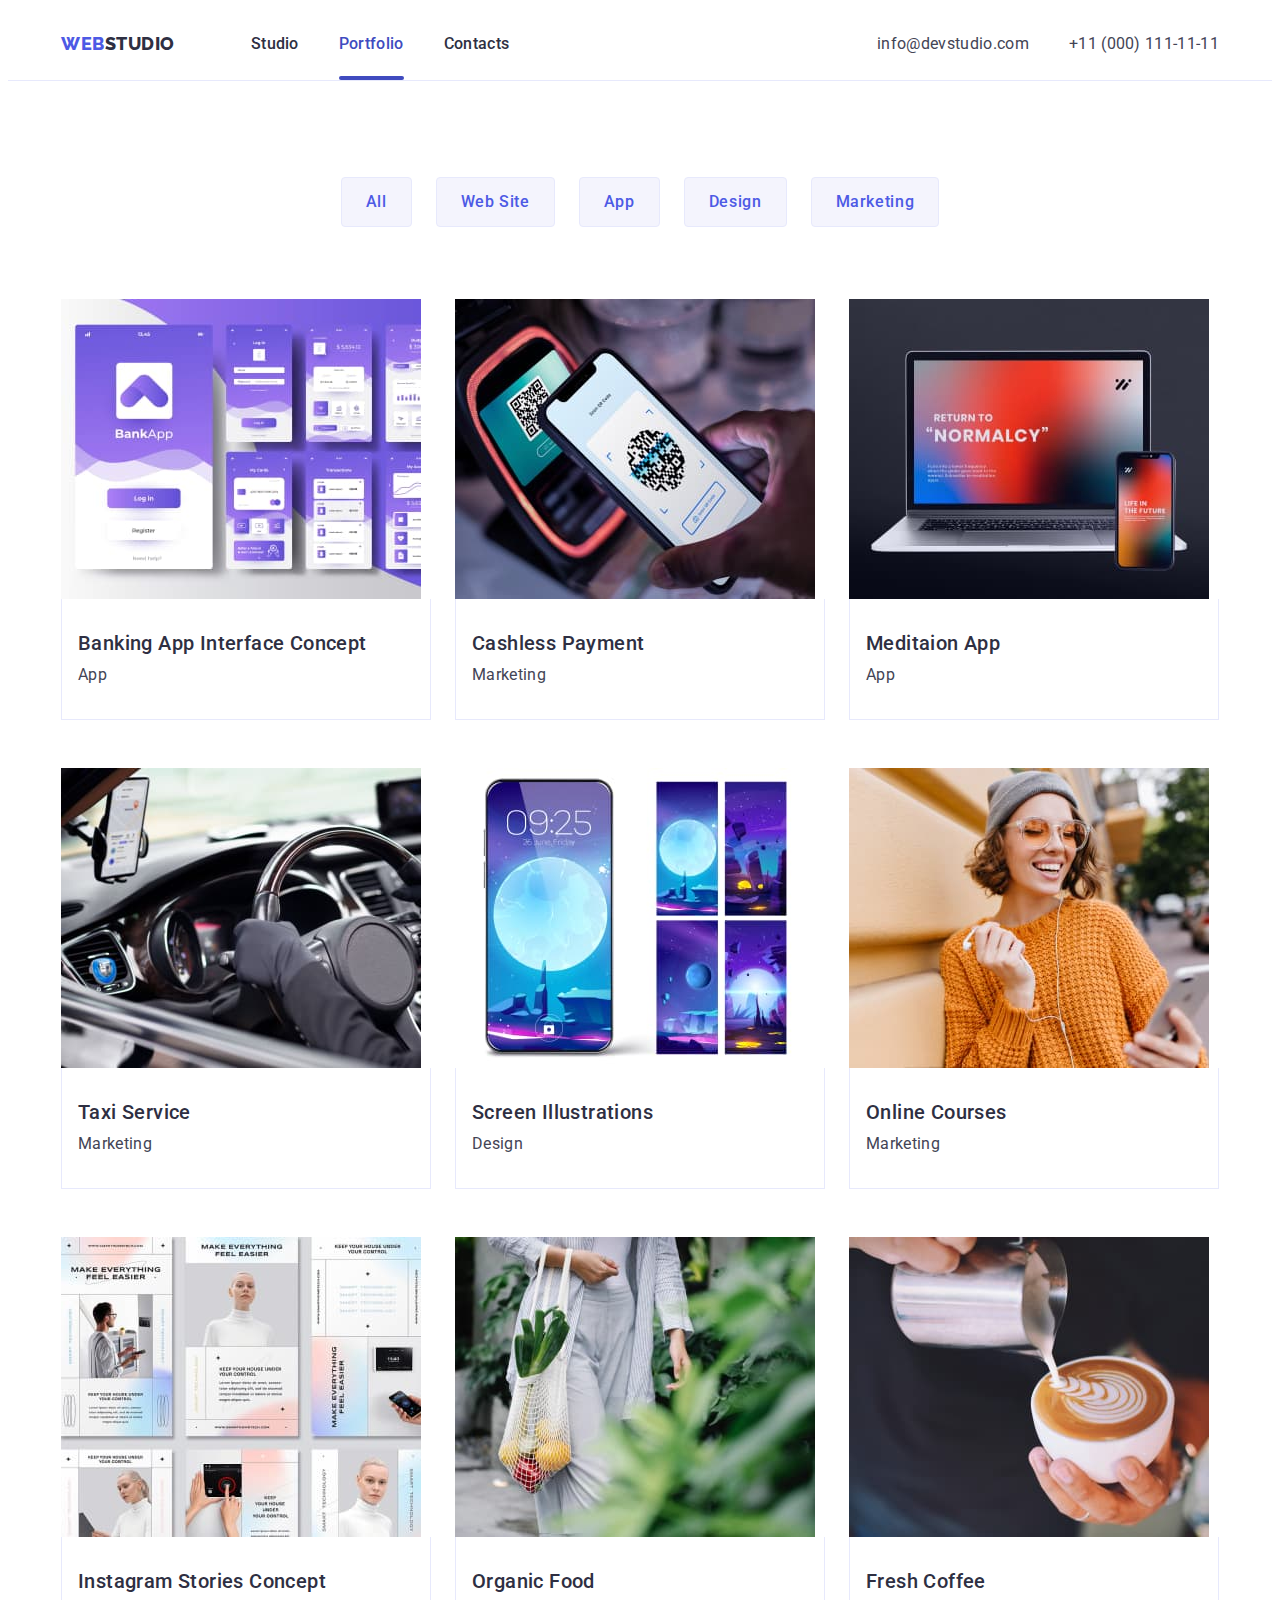
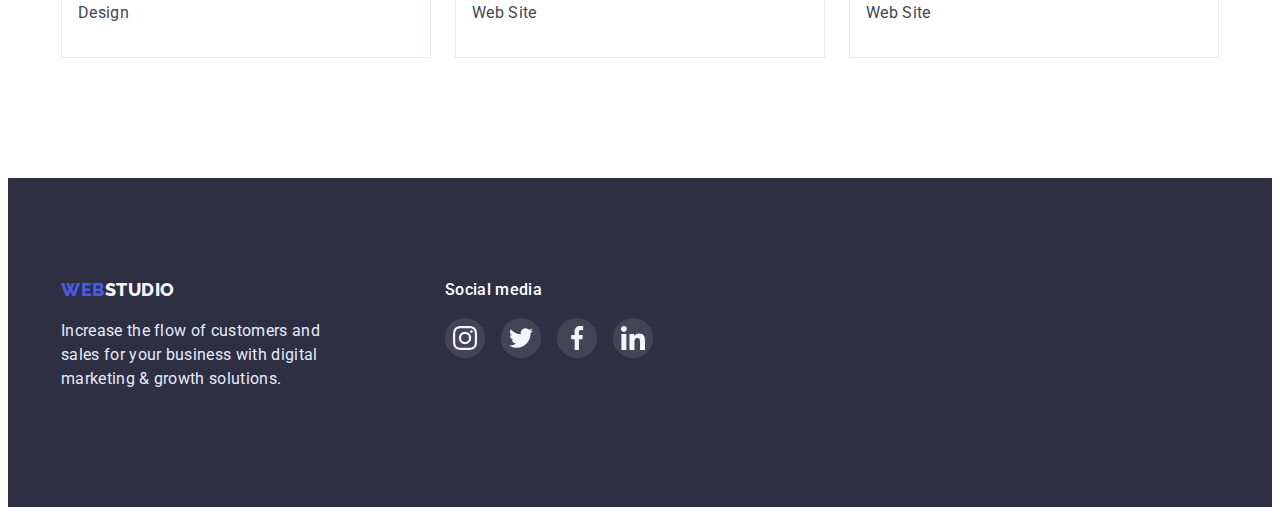
<file: portfolio.html>
<!DOCTYPE html>
<html lang="en">
<head>
    <meta charset="UTF-8">
    <meta http-equiv="X-UA-Compatible" content="IE=edge">
    <meta name="viewport" content="width=device-width, initial-scale=1.0">
    <title>Portfolio</title>
    <link rel="preconnect" href="https://fonts.googleapis.com">
    <link rel="preconnect" href="https://fonts.gstatic.com" crossorigin>
    <link href="https://fonts.googleapis.com/css2?family=Raleway:wght@700&family=Roboto:wght@400;500;700;900&display=swap" rel="stylesheet">
    <link rel="stylesheet" href="https://cdnjs.cloudflare.com/ajax/libs/modern-normalize/1.1.0/modern-normalize.min.css"
        integrity="sha512-wpPYUAdjBVSE4KJnH1VR1HeZfpl1ub8YT/NKx4PuQ5NmX2tKuGu6U/JRp5y+Y8XG2tV+wKQpNHVUX03MfMFn9Q=="
        crossorigin="anonymous" referrerpolicy="no-referrer" />
    <link rel="stylesheet" href="./css/styles.css">
</head>
<body>
    <header class="page-header">
        <div class="conteiner">
            <div class="header-conteiner">
                <nav class="header-nav">
                    <a href="./index.html" class="logo-first">WEB<span class="logo-second">STUDIO</span></a>
                    <ul class="navigation">
                        <li><a href="index.html" class="link">Studio</a></li>
                        <li><a href="portfolio.html" class="link current">Portfolio</a></li>
                        <li><a href="" class="link">Contacts</a></li>
                    </ul>
                </nav>
                <address>
                    <ul class="page-addres">
                        <li>
                            <a class="mail" href="mailto:info@devstudio.com" class="link"> info@devstudio.com </a>
                        </li>
                        <li>
                            <a class="mail" href="tel:+110001111111" class="link"> +11 (000) 111-11-11 </a>
                        </li>
                    </ul>
                </address>
            </div>
        </div>
    </header>
    <main>
        <section class="section-presentation">
            <div class="conteiner">
                <h1 hidden>portfolio</h1>
                <ul class="button-portfolio">
                    <li><button type="button" class="but">All</button></li>
                    <li><button type="button" class="but">Web Site</button></li>
                    <li><button type="button" class="but">App</button></li>
                    <li><button type="button" class="but">Design</button></li>
                    <li><button type="button" class="but">Marketing</button></li>
                </ul>       
                <ul class="service-conteiner">
                    <li class="name-info">
                        <a class="portfolio-link" href="#">
                        <div class="overlej-image"><img class="portfolio-img" src="./images/portfolioimg1-1.jpg" alt="Banking App Interface Concept" width="360" height="300">
                            <div class="overlej-info">
                                <p class="overlej-paragraf">14 Stylish and User-Friendly App Design Concepts · Task Manager App · Calorie Tracker App · Exotic Fruit Ecommerce App · Cloud Storage App</p>
                            </div>
                        </div>
                        <div class="border-text">
                            <h3 class="text-name">Banking App Interface Concept</h3>
                            <p class="paragraf-portfolio">App</p>
                        </div></a>
                    </li>
                    <li class="name-info">
                        <a class="portfolio-link" href="#">
                        <div class="overlej-image"><img class="portfolio-img" src="./images/portfolioimg1-2.jpg" alt="Cashless Payment" width="360" height="300">
                            <div class="overlej-info">
                                <p class="overlej-paragraf">14 Stylish and User-Friendly App Design Concepts · Task Manager App · Calorie Tracker App · Exotic Fruit Ecommerce App · Cloud Storage App</p>
                            </div>
                        </div>
                        <div class="border-text">
                            <h3 class="text-name">Cashless Payment</h3>
                            <p class="paragraf-portfolio">Marketing</p>
                        </div></a>
                    </li>
                    <li class="name-info">
                        <a class="portfolio-link" href="#">
                        <div class="overlej-image"><img class="portfolio-img" src="./images/portfolioimg1-3.jpg" alt="Meditaion App" width="360" height="300">
                            <div class="overlej-info">
                                <p class="overlej-paragraf">14 Stylish and User-Friendly App Design Concepts · Task Manager App · Calorie Tracker App · Exotic Fruit Ecommerce App · Cloud Storage App</p>
                            </div>
                        </div>
                        <div class="border-text">
                            <h3 class="text-name">Meditaion App</h3>
                            <p class="paragraf-portfolio">App</p>
                        </div></a>
                    </li>
                    <li class="name-info">
                        <a class="portfolio-link" href="#">
                        <div class="overlej-image"><img class="portfolio-img" src="./images/portfolioimg2-1.jpg" alt="Taxi Service" width="360" height="300">
                            <div class="overlej-info">
                                <p class="overlej-paragraf">14 Stylish and User-Friendly App Design Concepts · Task Manager App · Calorie Tracker App · Exotic Fruit Ecommerce App · Cloud Storage App</p>
                            </div>
                        </div>
                        <div class="border-text">
                            <h3 class="text-name">Taxi Service</h3>
                            <p class="paragraf-portfolio">Marketing</p>
                        </div></a>
                    </li>
                    <li class="name-info">
                        <a class="portfolio-link" href="#">
                        <div class="overlej-image"><img class="portfolio-img" src="./images/portfolioimg2-2.jpg" alt="Screen Illustrations" width="360" height="300">
                            <div class="overlej-info">
                                <p class="overlej-paragraf">14 Stylish and User-Friendly App Design Concepts · Task Manager App · Calorie Tracker App · Exotic Fruit Ecommerce App · Cloud Storage App</p>
                            </div>
                        </div>
                        <div class="border-text">
                            <h3 class="text-name">Screen Illustrations</h3>
                            <p class="paragraf-portfolio">Design</p>
                        </div></a>
                    </li>
                    <li class="name-info">
                        <a class="portfolio-link" href="#">
                        <div class="overlej-image"><img class="portfolio-img" src="./images/portfolioimg2-3.jpg" alt="Online Courses" width="360" height="300">
                            <div class="overlej-info">
                                <p class="overlej-paragraf">14 Stylish and User-Friendly App Design Concepts · Task Manager App · Calorie Tracker App · Exotic Fruit Ecommerce App · Cloud Storage App</p>
                            </div>
                        </div>
                        <div class="border-text">
                            <h3 class="text-name">Online Courses</h3>
                            <p class="paragraf-portfolio">Marketing</p>
                        </div></a>
                    </li>
                    <li class="name-info">
                        <a class="portfolio-link" href="#">
                        <div class="overlej-image"><img class="portfolio-img" src="./images/portfolioimg3-1.jpg" alt="Instagram Stories Concept" width="360" height="300">
                            <div class="overlej-info">
                                <p class="overlej-paragraf">14 Stylish and User-Friendly App Design Concepts · Task Manager App · Calorie Tracker App · Exotic Fruit Ecommerce App · Cloud Storage App</p>
                            </div>
                        </div>
                        <div class="border-text">
                            <h3 class="text-name">Instagram Stories Concept</h3>
                            <p class="paragraf-portfolio">Design</p>
                        </div></a>
                    </li>
                    <li class="name-info">
                        <a class="portfolio-link" href="#">
                        <div class="overlej-image"><img class="portfolio-img" src="./images/portfolioimg3-2.jpg" alt="Organic Food" width="360" height="300">
                            <div class="overlej-info">
                                <p class="overlej-paragraf">14 Stylish and User-Friendly App Design Concepts · Task Manager App · Calorie Tracker App · Exotic Fruit Ecommerce App · Cloud Storage App</p>
                            </div>
                        </div>
                        <div class="border-text">
                            <h3 class="text-name">Organic Food</h3>
                            <p class="paragraf-portfolio">Web Site</p>
                        </div></a>
                    </li>
                    <li class="name-info">
                        <a class="portfolio-link" href="#">
                        <div class="overlej-image"><img class="portfolio-img" src="./images/portfolioimg3-3.jpg" alt="Fresh Coffee" width="360" height="300">
                            <div class="overlej-info">
                                <p class="overlej-paragraf">14 Stylish and User-Friendly App Design Concepts · Task Manager App · Calorie Tracker App · Exotic Fruit Ecommerce App · Cloud Storage App</p>
                            </div>
                        </div>
                        <div class="border-text">
                            <h3 class="text-name">Fresh Coffee</h3>
                            <p class="paragraf-portfolio">Web Site</p>
                        </div></a>
                    </li>
                </ul>
            </div>
        </section>
    </main>
    <footer class="footer-fon">
        <div class="conteiner">
            <div class="footer-conteiner">
                <div class="footer-mar">
                    <a href="./index.html" class="logo-first">WEB<span class="logo-second-f">STUDIO</a>
                    <p class="footer-p">Increase the flow of customers and sales for your business with digital marketing & growth solutions.</p> 
                </div>
                <div>
                    <h2 class="footer-social-media">Social media</h2>
                    <ul class="footer-lisst">
                        <li class="footer-item"><a class="footer-socials-link" href="#">
                                <svg class="footer-socials-icon">
                                    <use href="./images/icons.svg#icon-instagram"></use>
                                </svg>
                            </a></li>
                        <li class="footer-item"><a class="footer-socials-link" href="#">
                                <svg class="footer-socials-icon">
                                    <use href="./images/icons.svg#icon-twitter"></use>
                                </svg></a></li>
                        <li class="footer-item"><a class="footer-socials-link" href="#"><svg
                                    class="footer-socials-icon">
                                    <use href="./images/icons.svg#icon-facebook"></use>
                                </svg></a></li>
                        <li class="footer-item"><a class="footer-socials-link" href="#"><svg
                                    class="footer-socials-icon">
                                    <use href="./images/icons.svg#icon-linkedin"></use>
                                </svg></a></li>
                    </ul>
                </div>
            </div>
        </div>
    </footer>
</body>
</html>
</file>
<file: css/styles.css>
:root {
    --color-primary: #434455;
    --color-primary-dark: #2e2f42;
    --clr-primary-inverted: #ffffff;
    --clr-background: #e5e5e5;
    --clr-background-dark: #f4f4fd;
    --color-button-off: #4d5ae5;
    --clr-button-on: #404bbf;
    --color-wiete-foo: #e7e9fc;
    --font-family-big: "Raleway";
    --color-customers: #8e8f99;    
  }
  body {
    font-family: "Roboto", sans-serif;
    font-size: 16px;
    line-height: 1.5;
    color: var(--clr-primary-inverted);
  }
  p, h1, h2, h3, h4 {
    
    margin: 0;
  }
  ul {
    margin: 0;
    padding: 0;
    list-style-type: none;
  }
  .conteiner {
    width: 100%;
    max-width: 1158px;
    margin: 0 auto;
    padding: 0 15px;
  }
  .header-conteiner {
    display: flex;
    align-items: center;
  }
  .visually-hidden {
    position: absolute;
    width: 1px;
    height: 1px;
    margin: -1px;
    border: 0;
    padding: 0;
    white-space: nowrap;
    clip-path: inset(100%);
    clip: rect(0 0 0 0);
    overflow: hidden;
  }
  .page-header {
    text-decoration: none;
    border-bottom: 1px solid var(--color-wiete-foo);
    
  }
  .header-conteiner {
    display: flex;
    align-items: center;
  }
  .header-nav {
    display: flex;
    align-items: center;
    flex-grow: 1;
    gap: 76px;
  }
  .navigation {
    display: flex;
    gap: 40px;
  }
  
  .section {
    padding: 120px 0;
  }
  .non-padding {
    padding-top: 0px;
  }
  .padding-top-non {
    padding-top: 0px;
  }
  .pouring {
    background-color: var(--clr-background-dark);
  }
  .secondary-conteiner {
    display: flex;
    gap: 24px;
  }
  .li-conteiner {
    flex-basis: calc((100% - 3 * 24px) / 4);
  }
  .navigation .link {
    font-weight: 500;
    font-size: 16px;
    line-height: 1.5;
    padding: 24px 0;
    letter-spacing: 0.02em;
    text-decoration: none;
    display: block;
    color: var(--color-primary-dark);
    position: relative;
    transition-property: color;
    transition-timing-function: cubic-bezier(0.4, 0, 0.2, 1);
    transition-duration: 250ms;
  }
  .current::after {
    position: absolute;
    bottom: 0;
    display: block;
    content: "";
    width: 100%;
    height: 4px;
    background: var(--clr-button-on);
    border-radius: 2px;
  }
  .navigation .link:hover,
  .navigation .link:focus {
    color: var(--clr-button-on);
    letter-spacing: 0.02em;
  }
  .navigation .link.current {
    color: var(--clr-button-on);
    letter-spacing: 0.02em;
  }
  .mail {
    font-size: 16px;
    line-height: 1.5;
    letter-spacing: 0.02em;
    text-decoration: none;
    font-style: normal;
    color: var(--color-primary);
    transition-property: color;
    transition-timing-function: cubic-bezier(0.4, 0, 0.2, 1);
    transition-duration: 250ms;
  }
  .mail:hover {
    color: var(--clr-button-on);
  }
  .page-addres {
    display: flex;
    gap: 40px;
    font-style: normal;
  }
  .page-addres {
    font-size: 16px;
    line-height: 1.5;
    letter-spacing: 0.02em;
    text-decoration: none;
    color: var(--color-primary-dark)
  }
  .page-addres .link {
    text-decoration: none;
    padding: 24px 0;
    display: block;
    color: var(--color-primary);
    letter-spacing: 0.02em;
    transition-property: color;
    transition-timing-function: cubic-bezier(0.4, 0, 0.2, 1);
    transition-duration: 250ms;
  }
  
  .page-addres .link:hover {
    color: var(--clr-button-on);
  }

  .page-addres .link:focus {
    color: var(--clr-button-on);
  }
  .logo-first {
    font-family: var(--font-family-big), sans-serif;
    font-weight: 800;
    font-size: 18px;
    line-height: 1.33;
    letter-spacing: 0.03em;
    text-decoration: none;
    color: var(--color-button-off);
  }
  .logo-second-f {
    color: var(--clr-background-dark);
    font-family: var(--font-family-big);
    letter-spacing: 0.03em;
  }
  .logo-second {
    color: var(--color-primary-dark);
  }
  .page-logo {
    font-size: 56px;
    line-height: 1.07;
    letter-spacing: 0.02em;
    color: var(--clr-primary-inverted);
    margin: 0 auto 48px;
    max-width: 496px;
    text-align: center;
  }
  .hero-image {
    background-image: linear-gradient(rgba(46, 47, 66, 0.7),
      rgba(46, 47, 66, 0.7)), url("../images/people-office.jpg");
    background-repeat: no-repeat;
    background-position: center;
    padding-top: 188px;
    padding-bottom: 188px;
    max-width: 1440px;
    margin: 0 auto;

  }
  .hero-conteiner {
    margin: 0 auto;
    text-align: center;
  }
  
  .button-service {
    font-weight: 500;
    letter-spacing: 0.04em;
    font-family: "Roboto";
    font-size: 16px;
    line-height: 1.5;
    color: var(--clr-primary-inverted);
    background-color: var(--color-button-off);
    cursor: pointer;
    padding: 16px 32px;
    border-radius: 4px;
    border: none;
    cursor: pointer;
    transition-property: background-color;
    transition-timing-function: cubic-bezier(0.4, 0, 0.2, 1);
    transition-duration: 250ms;
  }
  .button-service:hover {
    background-color: var(--clr-button-on);
  }
  .text-s-too {
    color: var(--color-primary-dark);
    font-weight: 500;
    font-size: 20px;
    line-height: 1.2;
    letter-spacing: 0.02em;
    margin-bottom: 8px;
  }
  
  .li-sekondery-conteiner {
    flex-basis: calc();
  }
  .section-too-p {
    color: var(--color-primary);
    font-size: 16px;
    line-height: 1.5;
    letter-spacing: 0.02em;
    width: 264px;
  }
  .page-waw-doing {
    font-size: 36px;
    text-align: center;
    line-height: 1.11;
    letter-spacing: 0.02em;
    color: var(--color-primary-dark);
    margin-bottom: 72px;
    padding-top: 0;
  }
  .section-background {
    background: var(--clr-background-dark);
  }
  .team {
    font-size: 36px;
    line-height: 1.11;
    text-align: center;
    letter-spacing: 0.02em;
    color: var(--color-primary-dark);
    margin-bottom: 72px;
  }
  .team-conteiner {
    display: flex;
    gap: 24px;
  }
  .team-item {
    flex-basis: calc((100% - 72px) / 4);
    background: var(--clr-primary-inverted);
    box-shadow: 0px 1px 6px rgba(46, 47, 66, 0.08), 0px 1px 1px rgba(46, 47, 66, 0.16), 0px 2px 1px rgba(46, 47, 66, 0.08);
    border-radius: 0px 0px 4px 4px;
  }
  .foto-section {
    display: flex;
    gap: 24px;
  }
  
  .foto-tim-main-m {
    background: url(man-with-laptop-presenting-something.jpg);
    mix-blend-mode: normal;
    
    flex: none;
    order: 0;
    flex-grow: 0;
  }
  .employee {
    padding-top: 32px;
    padding-bottom: 32px;
  }
  .piple {
    font-weight: 500;
    font-size: 20px;
    line-height: 1.11;
    letter-spacing: 0.02em;
    color:var(--color-primary-dark) ;
    text-align: center;
    margin-bottom: 8px;
  }
  .paragraf-p {
    font-size: 16px;
    line-height: 1.5;
    letter-spacing: 0.02em;
    color: var(--color-primary);
    text-align: center;
    margin-bottom: 8px;
  }

  .socials-lisst {
    display: flex;
    gap: 24px;
    justify-content: center;
  }
  .socials-item {
    width: 40px;
    height: 40px;
  }
  .socials-link {
    width: 100%;
    height: 100%;
    background-color: var(--color-button-off);
    display: flex;
    align-items: center;
    justify-content: center;
    fill: var(--clr-background-dark);
    border-radius: 50%;
    transition-property: background-color;
    transition-timing-function: cubic-bezier(0.4, 0, 0.2, 1);
    transition-duration: 250ms;
  }
  .socials-link:hover {
    background-color: var(--clr-button-on);
  }
  .socials-link:focus {
    background-color: var(--clr-button-on);
  }
  .socials-icon {
    width: 16px;
    height: 16px;
  }

  .footer-fon {
    background: var(--color-primary-dark);
    padding-top: 100px;
    padding-bottom: 100px;
  }
  .footer-conteiner {
    display: flex;
    gap: 120px;
  }
  .footer-mar {
    margin-bottom: 16px;
  }
  .footer-p {
    font-size: 16px;
    line-height: 1.5;
    letter-spacing: 0.02em;
    color: var(--color-wiete-foo);
    width: 264px;
    margin-top: 16px;
    margin-bottom: 0;
  }
  .footer-social-media {
    font-family: "Roboto";
    font-style: normal;
    font-weight: 500;
    font-size: 16px;
    line-height: 24px;
    color: var(--clr-primary-inverted);
    letter-spacing: 0.02em;
    margin-bottom: 16px;
  }
  
  .footer-lisst {
    display: flex;
    gap: 16px;
  }
  .footer-item {
    width: 40px;
    height: 40px;
  }
  .footer-socials-link {
    width: 100%;
    height: 100%;
    background: rgba(255, 255, 255, 0.1);
    display: flex;
    align-items: center;
    justify-content: center;
    fill: var(--clr-background-dark);
    border-radius: 50%;
    transition-property: background;
    transition-timing-function: cubic-bezier(0.4, 0, 0.2, 1);
    transition-duration: 250ms;
  }
  .footer-socials-link:hover,
  .footer-socials-link:focus {
    background: #31d0aa;
  }
  .footer-socials-icon {
    width: 24px;
    height: 24px;
  }
  /* PAGE 2 */
  .section-presentation {
    padding-bottom: 120px;
    padding-top: 96px;
  }
  .button-portfolio {
    display: flex;
    gap: 24px;
    justify-content: center;
    margin-bottom: 72px;
  }
  .section-button {
    padding-top: 96px;
  }
  .but-all {
    padding: 12px 24px;
    font-weight: 500;
    font-size: 16px;
    line-height: 1.5;
    letter-spacing: 0.04em;
    color: var(--color-button-off);
    background: var(--clr-background-dark);
    border: 1px solid var(--color-wiete-foo);
    border-radius: 4px;
  }
  .but-all:hover {
    box-shadow: 0px 3px 1px rgba(0, 0, 0, 0.1), 0px 2px 1px rgba(0, 0, 0, 0.08),
      0px 2px 2px rgba(0, 0, 0, 0.12);
    border-radius: 4px;
    background: var(--clr-button-on);
    color: var(--clr-primary-inverted);
    font-weight: 500;
    font-size: 16px;
    line-height: 1.5;
    letter-spacing: 0.04em;
    cursor: pointer;
  }
  .but {
    font-size: 16px;
    font-weight: 500;
    line-height: 1.5;
    letter-spacing: 0.04em;
    color: var(--color-button-off);
    background: var(--clr-background-dark);
    border: 1px solid var(--color-wiete-foo);
    border-radius: 4px;
    padding: 12px 24px;
    font-family: "Roboto";
    transition-property: background, color;
    transition-timing-function: cubic-bezier(0.4, 0, 0.2, 1);
    transition-duration: 250ms;
  }
  .but:hover {
    background: var(--clr-button-on);
    color: var(--clr-primary-inverted);
    border: 1px solid var(--color-wiete-foo);
    border-radius: 4px;
    cursor: pointer;
    font-size: 16px;
    line-height: 1.5;
    letter-spacing: 0.04em;
    box-shadow: 0px 3px 2px rgba(0, 0, 0, 0.1);
    font-family: "Roboto";
  }
  .but:focus {
    background: var(--clr-button-on);
    color: var(--clr-primary-inverted);
    border: 1px solid var(--color-wiete-foo);
    border-radius: 4px;
    cursor: pointer;
    font-size: 16px;
    line-height: 1.5;
    letter-spacing: 0.04em;
    box-shadow: 0px 3px 2px rgba(0, 0, 0, 0.1);
    font-family: "Roboto";
  }
  .but-app {
    background: var(--clr-background-dark);
    font-weight: 500;
    font-size: 16px;
    line-height: 1.5;
    letter-spacing: 0.04em;
    color: var(--color-button-off);
    border: 1px solid var(--color-wiete-foo);
    border-radius: 4px;
    flex: none;
    order: 2;
    flex-grow: 0;
  }
  .but-app:hover {
    border: 1px solid var(--color-wiete-foo);
    border-radius: 4px;
    background: var(--clr-button-on);
    color: var(--clr-primary-inverted);
    flex: none;
    order: 2;
    cursor: pointer;
    font-weight: 500;
    font-size: 16px;
    line-height: 1.5;
    letter-spacing: 0.04em;
  }
  .but-desing {
    letter-spacing: 0.04em;
    color: var(--color-button-off);
    background: var(--clr-background-dark);
    font-weight: 500;
    font-size: 16px;
    line-height: 1.5;
    letter-spacing: 0.04em;
    border: 1px solid var(--color-wiete-foo);
    border-radius: 4px;
    flex: none;
    order: 3;
  }
  .but-desing:hover {
    border: 1px solid var(--color-wiete-foo);
    border-radius: 4px;
  
    background: var(--clr-button-on);
    color: var(--clr-primary-inverted);
    cursor: pointer;
    font-weight: 500;
    font-size: 16px;
    line-height: 1.5;
    letter-spacing: 0.04em;
  }
  .but-marketing {
    background: var(--clr-background-dark);
    border: 1px solid var(--color-wiete-foo);
    border-radius: 4px;
    color: var(--color-button-off);
    font-weight: 500;
    font-size: 16px;
    line-height: 1.5;
    letter-spacing: 0.04em;
    order: 4;
  }
  .but-marketing:hover {
    border: 1px solid var(--color-wiete-foo);
    border-radius: 4px;
    background: var(--clr-button-on);
    color: var(--clr-primary-inverted);
    cursor: pointer;
    font-weight: 500;
    font-size: 16px;
    line-height: 1.5;
    letter-spacing: 0.04em;
  }
  .name-info {
    flex-basis: calc((100% - 48px) / 3);
  }
  .service-conteiner {
    display: flex;
    flex-wrap: wrap;
    gap: 48px 24px;
  }
  
  .text-name {
    font-weight: 500;
    font-size: 20px;
    line-height: 1.2;
    letter-spacing: 0.02em;
    color: var(--color-primary-dark);
    margin-bottom: 8px;
  }
  .border-text {
    border: 1px solid var(--color-wiete-foo);
    border-top: none;
    padding-left: 16px;
    padding-top: 32px;
    padding-bottom: 32px;
    gap: 8px;
  }
  
  .paragraf-portfolio {
    font-size: 16px;
    line-height: 1.5;
    letter-spacing: 0.02em;
    color: var(--color-primary);
  }  
  .portfolio-img { 
    display: flex;
    flex-direction: column;
    text-decoration: none;
  }
  
  .portfolio-link {
    display: block;
    text-decoration: none;
    transition-property: box-shadow;    
    transition-timing-function: cubic-bezier(0.4, 0, 0.2, 1);
    transition-duration: 250ms;
  }
  
  .portfolio-link:hover {
  box-shadow: 0px 1px 6px rgba(46, 47, 66, 0.08),
  0px 1px 1px rgba(46, 47, 66, 0.16), 0px 2px 1px rgba(46, 47, 66, 0.08);
  }

  .portfolio-link:hover 
  .foto-portfolio {
    display: block;
    max-width: 100%;
    height: auto;
  }

  .overlej-image {
    position: relative;
    overflow: hidden;
    
  }
  .overlej-info {
    position: absolute;
    top: 0;
    left: 0;
    width: 100%;
    height: 100%;
    background: var(--color-button-off);
    transform: translateY(100%);
    transition: transform 250ms cubic-bezier(0.4, 0, 0.2, 1);
  }
  .portfolio-link:hover .overlej-info {
    transform: translateY(0);
    transition: transform 250ms cubic-bezier(0.4, 0, 0.2, 1);
    
  }
  .portfolio-link:focus .overlej-info {
    transform: translateY(0);
    transition: transform 250ms cubic-bezier(0.4, 0, 0.2, 1);
  }
  .overlej-paragraf {
    font-size: 16px;
    line-height: 1.4;
    padding: 40px 32px 170px 32px;
    letter-spacing: 0.02em;  
    color: var(--clr-background-dark);
  }


  .advantages-list {
    width: 264px;
    height: 112px;
    background: var(--clr-background-dark);
    border-radius: 4px;
    margin-bottom: 8px;
    fill: var(--color-primary-dark);
    display: flex;
    align-items: center;
    justify-content: center;
  }
  
  .advantages-icon {
    width: 64px;
    height: 64px;
  }
  .advantages {
    width: 264px;
    height: 112px;
    background: var(--clr-background-dark);
    border-radius: 4px;
    padding-bottom: 8px;
  }
  .advantages-link {
    width: 100%;
    height: 100%;
    fill: var(--color-primary-dark);
    display: flex;
    align-items: center;
    justify-content: center;
  }
  .advantages-icon-antena {
    width: 59.72px;
    height: 64px;
  }
  .advantages-icon-clock {
    width: 61.22px;
    height: 64px;
  }
  .advantages-icon-diagram {
    width: 64px;
    height: 49.09px;
  }
  .advantages-icon-astronaut {
    width: 50.13px;
    height: 55.46px;
  }

  .customers-box {
    padding-top: 120px;
    padding-bottom: 120px;
  }
  .customers {
    text-align: center;  
    letter-spacing: 0.02em;
    font-size: 36px;
    line-height: 1.1;  
    margin-bottom: 72px;
    color: var(--color-primary-dark);
  }
  .customers-list {
    display: flex;
    gap: 24px;
    justify-content: center;
  }
  customers-item {
    width: 168px;
    height: 88px;    
  }
  .customers-item .customers-link {
    display: inline-block;
    width: 168px;
    height: 88px;
    padding: 16px 31px;
    border: 1px solid var(--color-customers);
    border-radius: 4px;
    color: var(--color-customers);
    transition-property: border-color, color;
    transition-duration: 250ms;
    transition-timing-function: cubic-bezier(0.4, 0, 0.2, 1);
  }
  .customers-item .customers-link:hover,
  .customers-item .customers-link:focus {
    border-color: var(--clr-button-on);
    color: var(--clr-button-on);
  }
  .customers-icon {
    display: block;
    width: 104px;
    height: 56px;
    fill: currentColor;    
  }
  customers-link {
    width: 100%;
    height: 100%;
    display: flex;
    align-items: center;
    justify-content: center;
    fill: var(--color-customers);
    border: 1px solid var(--color-customers);
    border-radius: 4px;
    color: var(--color-customers);
    transition-property: fill, border;
    transition-timing-function: cubic-bezier(0.4, 0, 0.2, 1);
    transition-duration: 250ms;
  }
  
  customers-link:hover,
  customers-link:focus {
    fill: var(--clr-button-on);
    border: 1px solid var(--clr-button-on);    
  }
  customers-icon {
    width: 104px;
    height: 56px;
    fill: currentColor;
  }
  
  customers-icon:hover,
  customers-icon:focus {
    fill: var(--clr-button-on);
    
    
  }
  .beckdrop {
    position: fixed;
    top: 0;
    left: 0;
    display: flex;
    align-items: center;
    justify-content: center;
    width: 100%;
    height: 100%;
    background-color: rgba(46, 47, 66, 0.4);
    padding: 20px 0px;
    transition: opacity 250ms cubic-bezier(0.4, 0, 0.2, 1),
      visibility 250ms cubic-bezier(0.4, 0, 0.2, 1);
  }
  .beckdrop.is-hidden {
    opacity: 0;
    visibility: hidden;
    pointer-events: none;
  }
  .modal {
    position: relative;
    width: 408px;
    height: 576px;
    max-width: 100%;
    max-height: 100%;
    background-color: var(--clr-background);
  }
  .beckdrop-modal-icon {
    width: 8px;
    height: 8px;
  }
  .modal-close {
    position: absolute;
    top: 24px;
    right: 24px;
    width: 24px;
    height: 24px;
    background: var(--color-wiete-foo);
    border: 1px solid rgba(0, 0, 0, 0.1);
    border-radius: 50%;
    display: flex;
    align-items: center;
    justify-content: center;
    transition-property: background, fill, cursor;
    transition-timing-function: cubic-bezier(0.4, 0, 0.2, 1);
    transition-duration: 250ms;
  }
  .modal-close:hover {
    background: var(--clr-button-on);
    fill: var(--clr-background);
    cursor: pointer;
  }
  .modal-close:focus {
    background: var(--clr-button-on);
    fill: var(--clr-background);
    cursor: pointer;
  }
</file>
